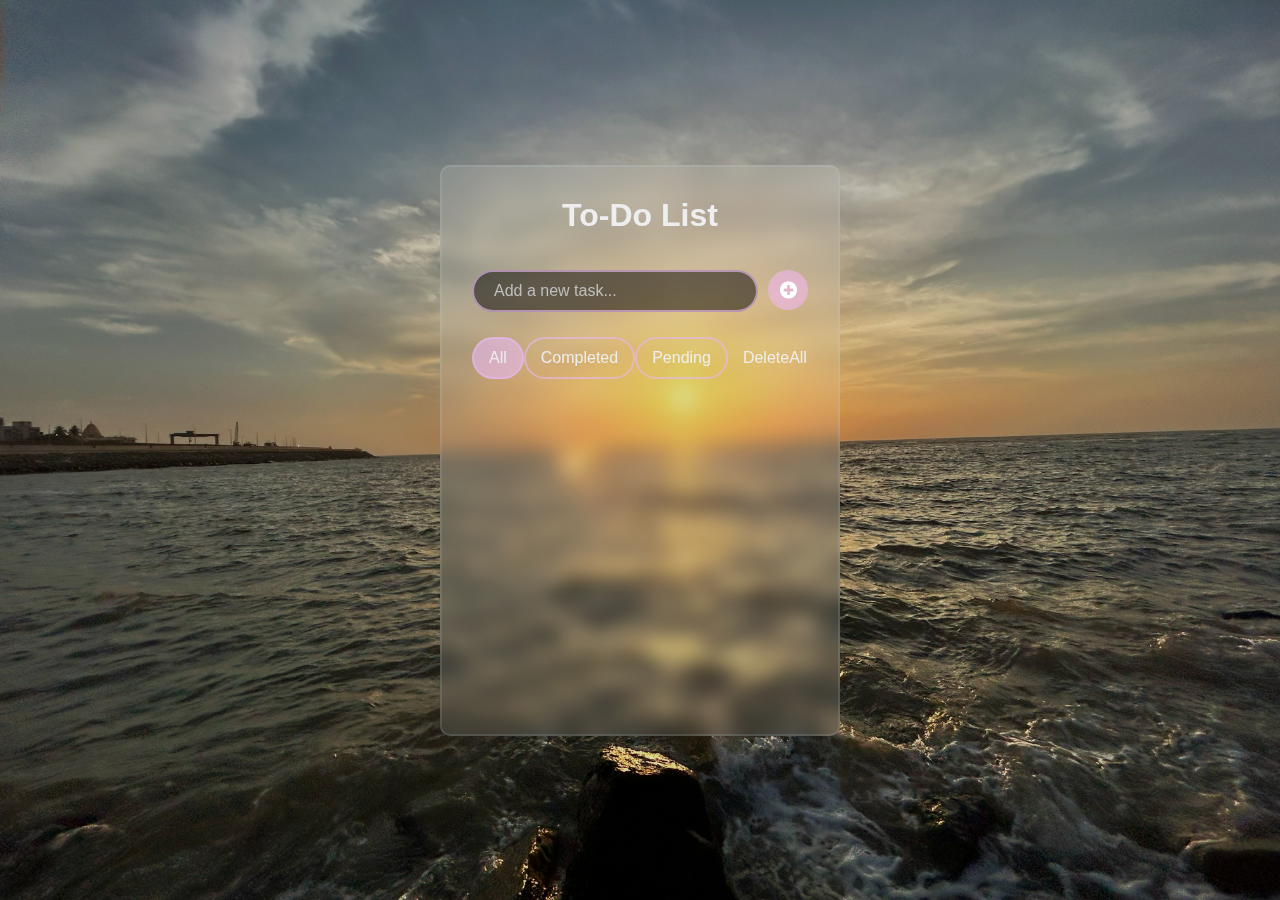
<file: Day-3/index.html>
<!DOCTYPE html>
<html>

<head>
    <meta charset='utf-8'>
    <meta http-equiv='X-UA-Compatible' content='IE=edge'>
    <title>To-Do List</title>
    <meta name='viewport' content='width=device-width, initial-scale=1'>
    <link rel='stylesheet' href='https://maxcdn.bootstrapcdn.com/font-awesome/4.5.0/css/font-awesome.min.css'>
    <link rel="stylesheet" type="text/css" media="screen" href="main.css">
</head>

<body>
    <div class="container">
        <h1>To-Do List</h1>
        <div class="input-container">
            <input class="input-item" placeholder="Add a new task...">
            <button class="add-button">
                <i class="fa fa-plus-circle"></i>
            </button>
        </div>
        <div class="filters">
            <div class="filter active" data-filter="all">All</div>
            <div class="filter" data-filter="completed">Completed</div>
            <div class="filter" data-filter="pending">Pending</div>
            <div class="delete-all">DeleteAll</div>
        </div>
        <div class="todo-container">
            <ul class="todo-list"></ul>
        </div>
    </div>
    <script src="main.js"></script>
</body>

</html>
</file>
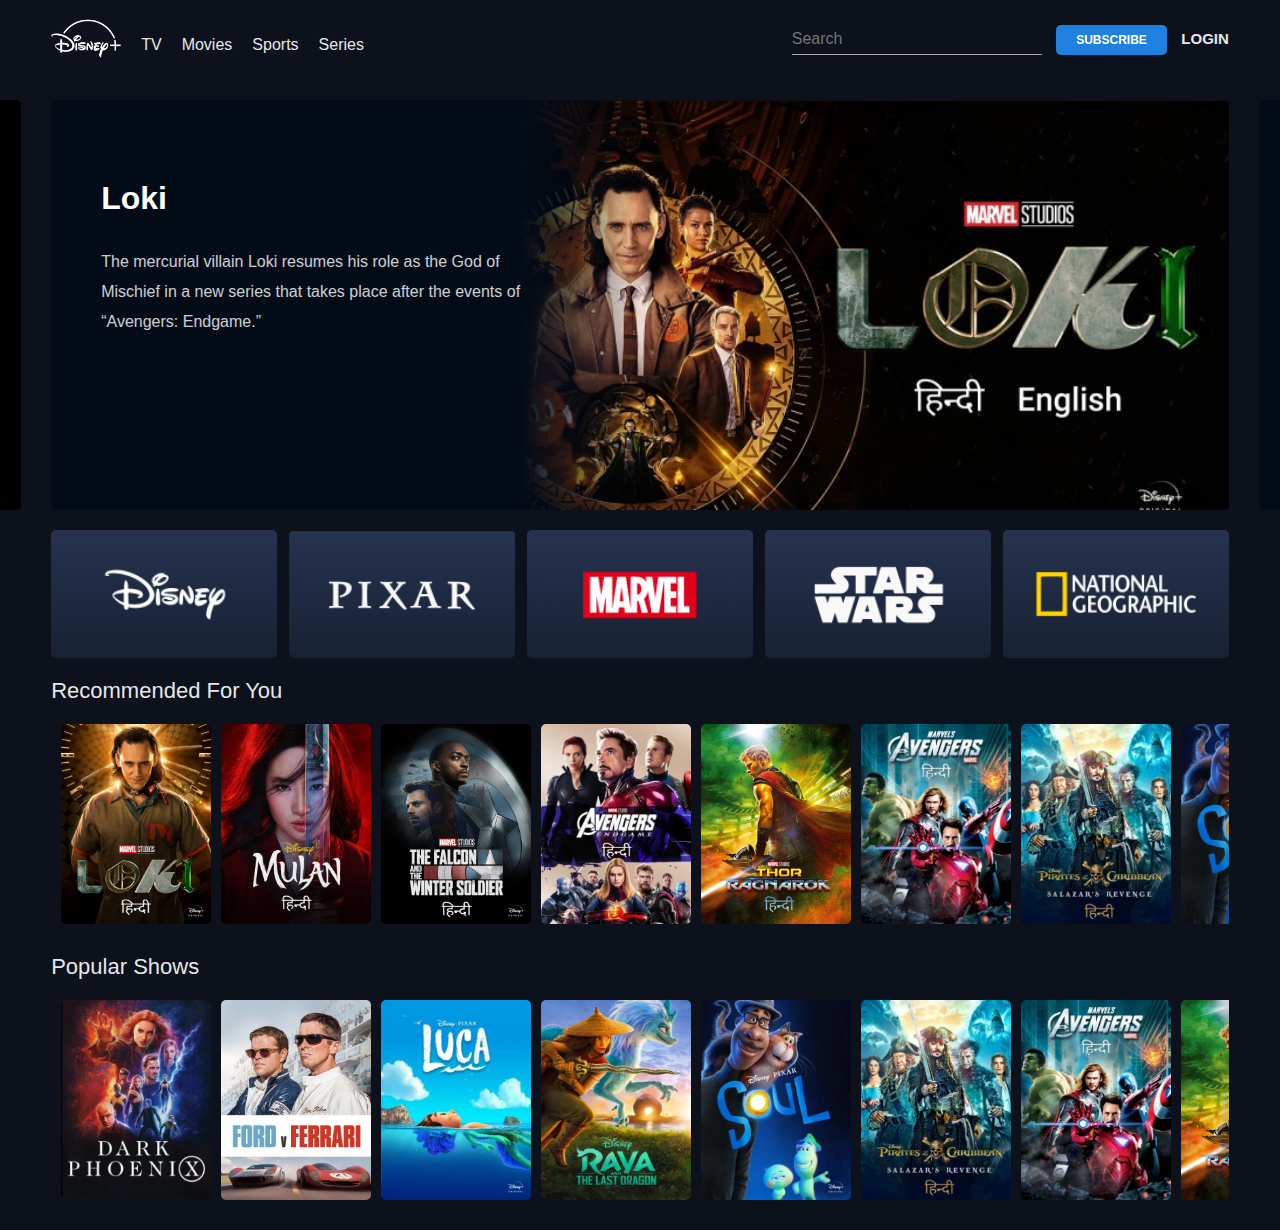
<file: Day-4/index.html>
<!DOCTYPE html>
<html lang="en">
  <head>
    <meta charset="UTF-8" />
    <meta http-equiv="X-UA-Compatible" content="IE=edge" />
    <meta name="viewport" content="width=device-width, initial-scale=1.0" />
    <title>Disney+ Clone</title>
    <link rel="stylesheet" href="main.css" />
    <script src="https://ajax.googleapis.com/ajax/libs/jquery/3.6.0/jquery.min.js"></script>
  </head>
  <body>
    <nav class="navbar">
      <img src="images/logo.png" class="brand-logo" alt="" />
      <ul class="nav-links">
        <li class="nav-items"><a href="#">TV</a></li>
        <li class="nav-items"><a href="#">movies</a></li>
        <li class="nav-items"><a href="#">sports</a></li>
        <li class="nav-items"><a href="#">series</a></li>
      </ul>

      <div class="right-container">
        <input type="text" class="search-box" placeholder="search" />
        <button class="sub-btn">subscribe</button>
        <a href="#" class="login-link">login</a>
      </div>
    </nav>

    <div class="carousel-container">
      <div class="carousel">
        <!-- <div class="slider">
          <div class="slide-content">
            <h1 class="movie-title">loki</h1>
            <p class="movie-des">
              Lorem ipsum dolor sit,amet consectetur adipisicing elit.Suscipit
              saepe eius ratione nostrum mollitia explicabo quae nam
              pariatur.Sint,odit?
            </p>
          </div>
          <img src="images/slider 1.png" alt="" />
        </div> -->
      </div>
    </div>
    <div class="video-card-container">
      <div class="video-card">
        <img src="images/disney.png" class="video-card-image" alt="" />
        <video src="videos/disney.mp4" muted loop class="card-video"></video>
      </div>
      <div class="video-card">
        <img src="images/pixar.png" class="video-card-image" alt="" />
        <video src="videos/pixar.mp4" muted loop class="card-video"></video>
      </div>
      <div class="video-card">
        <img src="images/marvel.png" class="video-card-image" alt="" />
        <video src="videos/marvel.mp4" muted loop class="card-video"></video>
      </div>
      <div class="video-card">
        <img src="images/star-wars.png" class="video-card-image" alt="" />
        <video src="videos/star-war.mp4" muted loop class="card-video"></video>
      </div>
      <div class="video-card">
        <img src="images/geographic.png" class="video-card-image" alt="" />
        <video
          src="videos/geographic.mp4"
          muted
          loop
          class="card-video"
        ></video>
      </div>
    </div>
    <h1 class="title">Recommended For You</h1>
    <div class="movies-list">
      <button class="pre-btn" title="btn">
        <img src="images/pre.png" alt="" />
      </button>
      <button class="nxt-btn" title="btn">
        <img src="images/nxt.png" alt="" />
      </button>
      <div class="card-container">
        <div class="card">
          <img src="images/poster 1.png" class="card-img" alt="" />
          <div class="card-body">
            <h2 class="name">Loki</h2>
            <h6 class="des">Lorem ipsum dolor sit amet.</h6>
            <button class="watchlist-btn">add to watchlist</button>
          </div>
        </div>
        <div class="card">
          <img src="images/poster 2.png" class="card-img" alt="" />
          <div class="card-body">
            <h2 class="name">Mulan</h2>
            <h6 class="des">Lorem ipsum dolor sit amet.</h6>
            <button class="watchlist-btn">add to watchlist</button>
          </div>
        </div>
        <div class="card">
          <img src="images/poster 3.png" class="card-img" alt="" />
          <div class="card-body">
            <h2 class="name">The Falcon And The Winter Soldier</h2>
            <h6 class="des">Lorem ipsum dolor sit amet.</h6>
            <button class="watchlist-btn">add to watchlist</button>
          </div>
        </div>
        <div class="card">
          <img src="images/poster 4.png" class="card-img" alt="" />
          <div class="card-body">
            <h2 class="name">Avengers:Endgame</h2>
            <h6 class="des">Lorem ipsum dolor sit amet.</h6>
            <button class="watchlist-btn">add to watchlist</button>
          </div>
        </div>
        <div class="card">
          <img src="images/poster 5.png" class="card-img" alt="" />
          <div class="card-body">
            <h2 class="name">Thor Ragnarok</h2>
            <h6 class="des">Lorem ipsum dolor sit amet.</h6>
            <button class="watchlist-btn">add to watchlist</button>
          </div>
        </div>
        <div class="card">
          <img src="images/poster 6.png" class="card-img" alt="" />
          <div class="card-body">
            <h2 class="name">Avengers</h2>
            <h6 class="des">Lorem ipsum dolor sit amet.</h6>
            <button class="watchlist-btn">add to watchlist</button>
          </div>
        </div>
        <div class="card">
          <img src="images/poster 7.png" class="card-img" alt="" />
          <div class="card-body">
            <h2 class="name">Pirates Of The Carribean:Salazar's Revenge</h2>
            <h6 class="des">Lorem ipsum dolor sit amet.</h6>
            <button class="watchlist-btn">add to watchlist</button>
          </div>
        </div>
        <div class="card">
          <img src="images/poster 8.png" class="card-img" alt="" />
          <div class="card-body">
            <h2 class="name">Soul</h2>
            <h6 class="des">Lorem ipsum dolor sit amet.</h6>
            <button class="watchlist-btn">add to watchlist</button>
          </div>
        </div>
        <div class="card">
          <img src="images/poster 9.png" class="card-img" alt="" />
          <div class="card-body">
            <h2 class="name">Raya And The Last Dragon</h2>
            <h6 class="des">Lorem ipsum dolor sit amet.</h6>
            <button class="watchlist-btn">add to watchlist</button>
          </div>
        </div>
        <div class="card">
          <img src="images/poster 10.png" class="card-img" alt="" />
          <div class="card-body">
            <h2 class="name">Luca</h2>
            <h6 class="des">Lorem ipsum dolor sit amet.</h6>
            <button class="watchlist-btn">add to watchlist</button>
          </div>
        </div>
        <div class="card">
          <img src="images/poster 11.png" class="card-img" alt="" />
          <div class="card-body">
            <h2 class="name">Ford Vs Farrari</h2>
            <h6 class="des">Lorem ipsum dolor sit amet.</h6>
            <button class="watchlist-btn">add to watchlist</button>
          </div>
        </div>
        <div class="card">
          <img src="images/poster 12.png" class="card-img" alt="" />
          <div class="card-body">
            <h2 class="name">X-man: Dark Pheonix</h2>
            <h6 class="des">Lorem ipsum dolor sit amet.</h6>
            <button class="watchlist-btn">add to watchlist</button>
          </div>
        </div>
      </div>
    </div>
    <h1 class="title">Popular Shows</h1>
    <div class="movies-list">
      <button class="pre-btn" title="btn">
        <img src="images/pre.png" alt="" />
      </button>
      <button class="nxt-btn" title="btn">
        <img src="images/nxt.png" alt="" />
      </button>
      <div class="card-container">
        <div class="card">
          <img src="images/poster 12.png" class="card-img" alt="" />
          <div class="card-body">
            <h2 class="name">X-man: Dark Pheonix</h2>
            <h6 class="des">Lorem ipsum dolor sit amet consectetur.</h6>
            <button class="watchlist-btn">add to watchlist</button>
          </div>
        </div>
        <div class="card">
          <img src="images/poster 11.png" class="card-img" alt="" />
          <div class="card-body">
            <h2 class="name">Ford Vs Farrari</h2>
            <h6 class="des">Lorem ipsum dolor sit amet consectetur.</h6>
            <button class="watchlist-btn">add to watchlist</button>
          </div>
        </div>
        <div class="card">
          <img src="images/poster 10.png" class="card-img" alt="" />
          <div class="card-body">
            <h2 class="name">Luca</h2>
            <h6 class="des">Lorem ipsum dolor sit amet consectetur.</h6>
            <button class="watchlist-btn">add to watchlist</button>
          </div>
        </div>
        <div class="card">
          <img src="images/poster 9.png" class="card-img" alt="" />
          <div class="card-body">
            <h2 class="name">Raya And The Last Dragon</h2>
            <h6 class="des">Lorem ipsum dolor sit amet consectetur.</h6>
            <button class="watchlist-btn">add to watchlist</button>
          </div>
        </div>
        <div class="card">
          <img src="images/poster 8.png" class="card-img" alt="" />
          <div class="card-body">
            <h2 class="name">Soul</h2>
            <h6 class="des">Lorem ipsum dolor sit amet consectetur.</h6>
            <button class="watchlist-btn">add to watchlist</button>
          </div>
        </div>
        <div class="card">
          <img src="images/poster 7.png" class="card-img" alt="" />
          <div class="card-body">
            <h2 class="name">Pirates Of The Carribean:Salazar's Revenge</h2>
            <h6 class="des">Lorem ipsum dolor sit amet consectetur.</h6>
            <button class="watchlist-btn">add to watchlist</button>
          </div>
        </div>
        <div class="card">
          <img src="images/poster 6.png" class="card-img" alt="" />
          <div class="card-body">
            <h2 class="name">Avengers</h2>
            <h6 class="des">Lorem ipsum dolor sit amet consectetur.</h6>
            <button class="watchlist-btn">add to watchlist</button>
          </div>
        </div>
        <div class="card">
          <img src="images/poster 5.png" class="card-img" alt="" />
          <div class="card-body">
            <h2 class="name">Thor Ragnarok</h2>
            <h6 class="des">Lorem ipsum dolor sit amet consectetur.</h6>
            <button class="watchlist-btn">add to watchlist</button>
          </div>
        </div>
        <div class="card">
          <img src="images/poster 4.png" class="card-img" alt="" />
          <div class="card-body">
            <h2 class="name">Avengers:Endgame</h2>
            <h6 class="des">Lorem ipsum dolor sit amet consectetur.</h6>
            <button class="watchlist-btn">add to watchlist</button>
          </div>
        </div>
        <div class="card">
          <img src="images/poster 3.png" class="card-img" alt="" />
          <div class="card-body">
            <h2 class="name">The Falcon And The Winter Soldier</h2>
            <h6 class="des">Lorem ipsum dolor sit amet consectetur.</h6>
            <button class="watchlist-btn">add to watchlist</button>
          </div>
        </div>
        <div class="card">
          <img src="images/poster 2.png" class="card-img" alt="" />
          <div class="card-body">
            <h2 class="name">Mulan</h2>
            <h6 class="des">Lorem ipsum dolor sit amet consectetur.</h6>
            <button class="watchlist-btn">add to watchlist</button>
          </div>
        </div>
        <div class="card">
          <img src="images/poster 1.png" class="card-img" alt="" />
          <div class="card-body">
            <h2 class="name">Loki</h2>
            <h6 class="des">Lorem ipsum dolor sit amet consectetur.</h6>
            <button class="watchlist-btn">add to watchlist</button>
          </div>
        </div>
      </div>
    </div>
    <script src="main.js" async></script>
  </body>
</html>
</file>
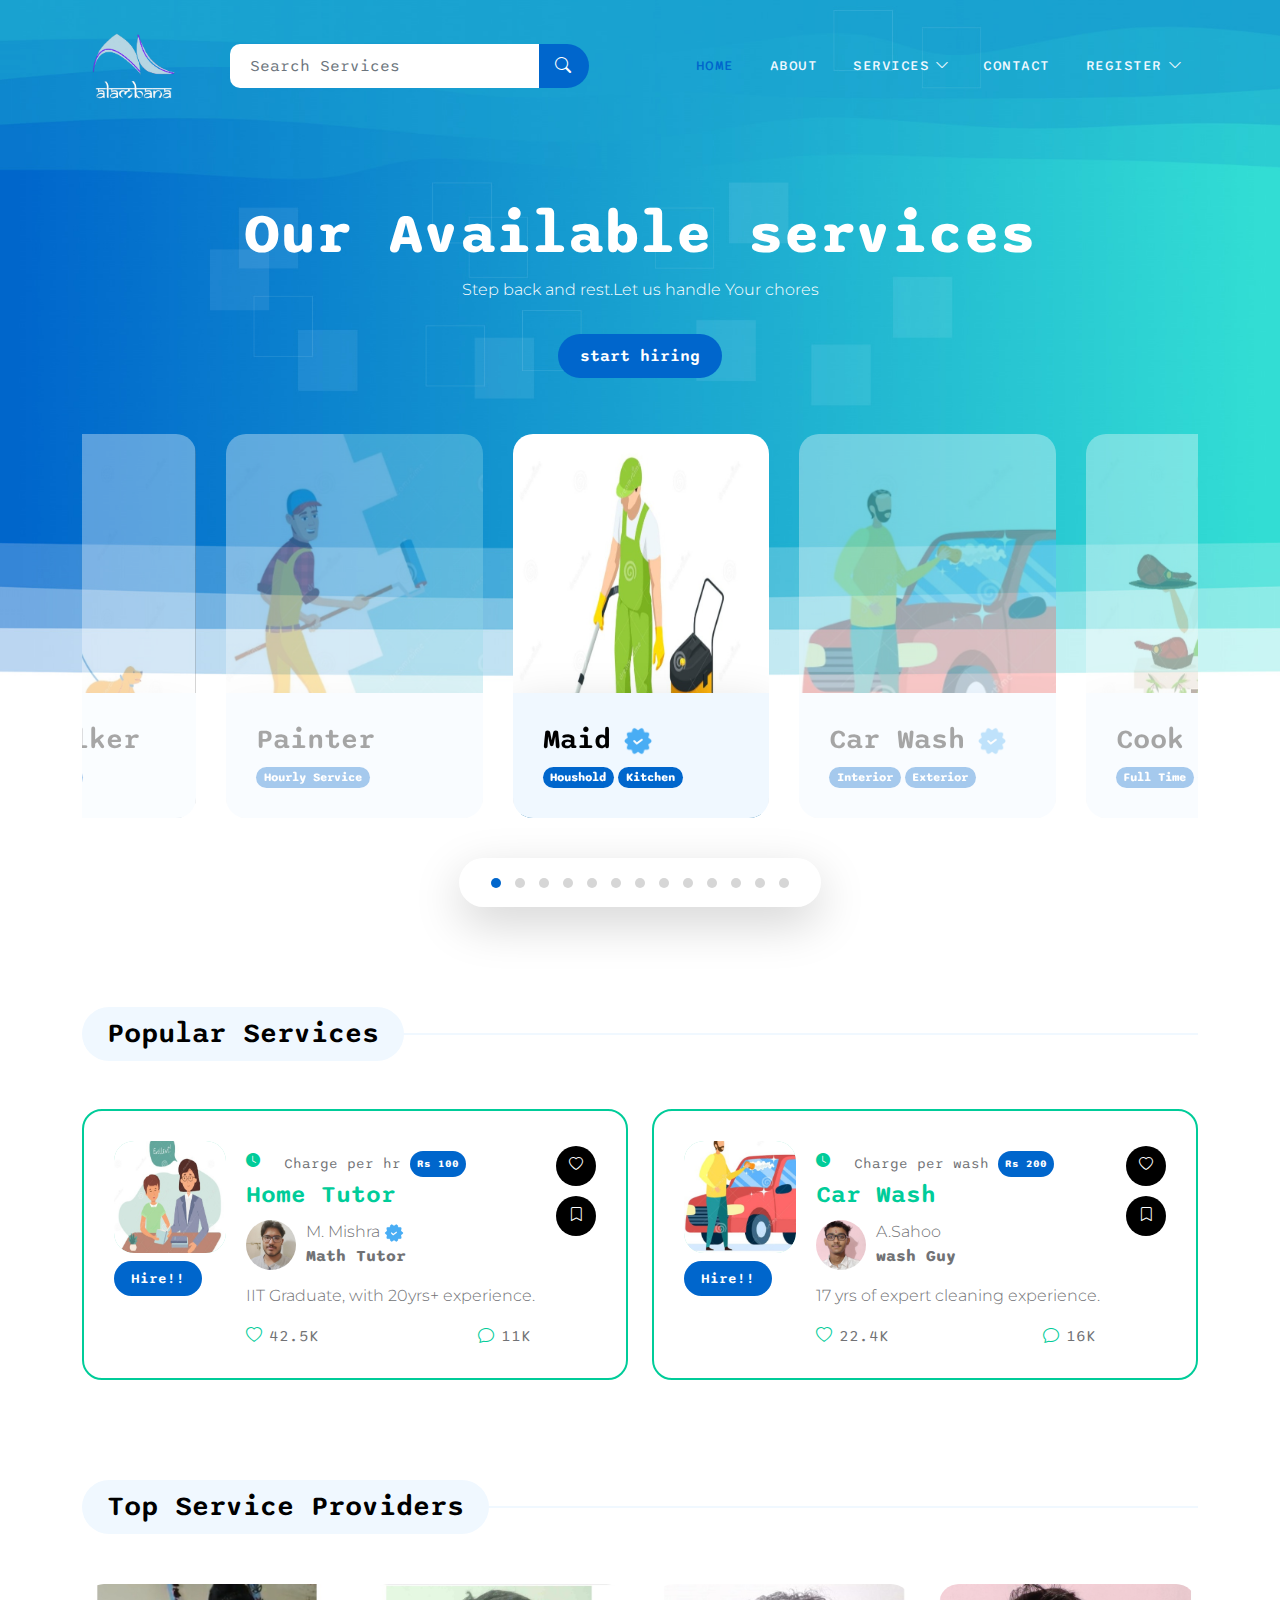
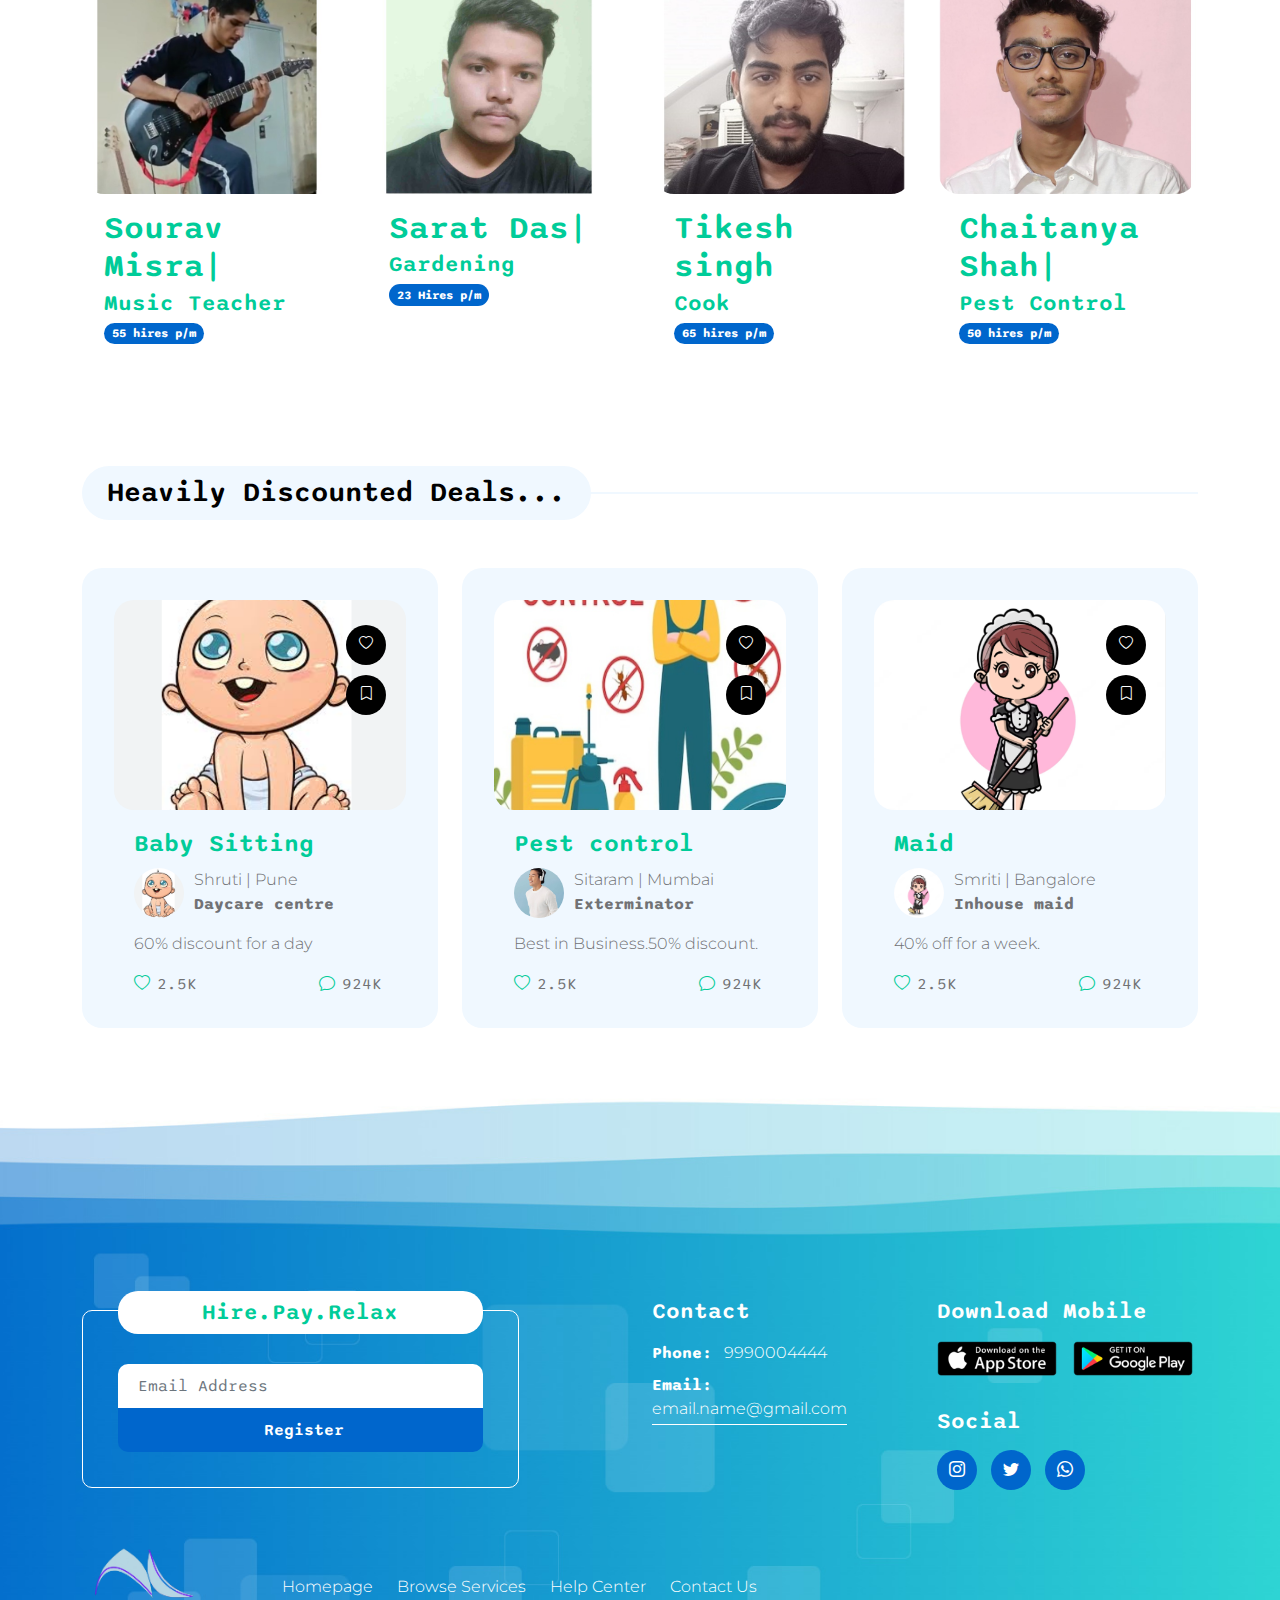
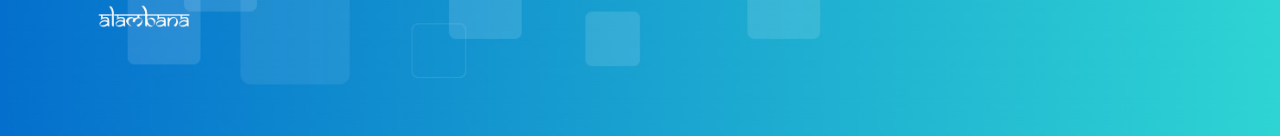
<file: day-2/alambana_Landing page.html>
<!doctype html>
<html lang="en">

<head>
    <meta charset="utf-8">
    <meta name="viewport" content="width=device-width, initial-scale=1">

    <meta name="description" content="">
    <meta name="author" content="">

    <title>Alambana</title>

    <!-- CSS FILES -->
    <link rel="preconnect" href="https://fonts.googleapis.com">

    <link rel="preconnect" href="https://fonts.gstatic.com" crossorigin>

    <link
        href="https://fonts.googleapis.com/css2?family=Montserrat:wght@300;400&family=Sono:wght@200;300;400;500;700&display=swap"
        rel="stylesheet">

    <link rel="stylesheet" href="css/bootstrap.min.css">

    <link rel="stylesheet" href="css/bootstrap-icons.css">

    <link rel="stylesheet" href="css/owl.carousel.min.css">

    <link rel="stylesheet" href="css/owl.theme.default.min.css">

 <link href="css/templatemo-pod-talk.css" rel="stylesheet">
     
    

<!-- 

TemplateMo 584 Pod Talk

https://templatemo.com/tm-584-pod-talk

-->
</head>

<body>

    <main>

        <nav class="navbar navbar-expand-lg">
            <div class="container">
                <a class="navbar-brand me-lg-5 me-0" href="index.html">
                    <img src="images/final.png" class="logo-image img-fluid" alt="templatemo pod talk">
                </a>

                <form action="#" method="get" class="custom-form search-form flex-fill me-3" role="search">
                    <div class="input-group input-group-lg">
                        <input name="search" type="search" class="form-control" id="search" placeholder="Search Services"
                            aria-label="Search">

                        <button type="submit" class="form-control" id="submit">
                            <i class="bi-search"></i>
                        </button>
                    </div>
                </form>

                <button class="navbar-toggler" type="button" data-bs-toggle="collapse" data-bs-target="#navbarNav"
                    aria-controls="navbarNav" aria-expanded="false" aria-label="Toggle navigation">
                    <span class="navbar-toggler-icon"></span>
                </button>

                <div class="collapse navbar-collapse" id="navbarNav">
                    <ul class="navbar-nav ms-lg-auto">
                        <li class="nav-item">
                            <a class="nav-link active" href="index.html">Home</a>
                        </li>

                        <li class="nav-item">
                            <a class="nav-link" href="about.html">About</a>
                        </li>

                        <li class="nav-item dropdown">
                            <a class="nav-link dropdown-toggle" href="#" id="navbarLightDropdownMenuLink" role="button"
                                data-bs-toggle="dropdown" aria-expanded="false">Services</a>

                            <ul class="dropdown-menu dropdown-menu-light" aria-labelledby="navbarLightDropdownMenuLink">
                                <li><a class="dropdown-item" href="Home tutor.html">HOME TUTOR</a></li>

                                <li><a class="dropdown-item" href="Home tutor.html">CAR WASH</a></li>

                                <li><a class="dropdown-item" href="Home tutor.html">DOG WALKER</a></li>

                                <li><a class="dropdown-item" href="Home tutor.html">PLUMBER</a></li>

                                <li><a class="dropdown-item" href="Home tutor.html">MAISONRY</a></li>

                                <li><a class="dropdown-item" href="Home tutor.html">MUSIC TEACHER</a></li>

                                <li><a class="dropdown-item" href="Home tutor.html">BABY SITTING </a></li>

                                <li><a class="dropdown-item" href="Home tutor.html">GARDENING</a></li>

                                <li><a class="dropdown-item" href="Home tutor.html">PEST CONROL</a></li>

                                <li><a class="dropdown-item" href="Home tutor.html">YOGA TRAINER</a></li>
                            </ul>
                        </li>

                        <li class="nav-item">
                            <a class="nav-link" href="contact.html">Contact</a>
                        </li>


                        <li class="nav-item dropdown">
                            <a class="nav-link dropdown-toggle" href="#" id="navbarLightDropdownMenuLink" role="button"
                                data-bs-toggle="dropdown" aria-expanded="false">Register</a>

                            <ul class="dropdown-menu dropdown-menu-light" aria-labelledby="navbarLightDropdownMenuLink">
                                <li><a class="dropdown-item" href="employee register.html">AS EMPLOYEE</a></li>

                                <li><a class="dropdown-item" href="customer.html">AS CUSTOMER</a></li>

                               
                        </li>

                    </ul>

                    
                </div>
            </div>
        </nav>


        <section class="hero-section">
            <div class="container">
                <div class="row">

                    <div class="col-lg-12 col-12">
                        <div class="text-center mb-5 pb-2">
                            <h1 class="text-white">Our Available services</h1>

                            <p class="text-white">Step back and rest.Let us handle Your chores</p>

                            <a href="#section_2" class="btn custom-btn smoothscroll mt-3">start hiring</a>
                        </div>

                        <div class="owl-carousel owl-theme">
                            <div class="owl-carousel-info-wrap item">
                                <img src="images/profile/house help (1).jpeg"
                                    class="owl-carousel-image img-fluid" alt="">

                                <div class="owl-carousel-info">
                                    <h4 class="mb-2">
                                        Maid
                                        <img src="images/verified.png" class="owl-carousel-verified-image img-fluid"
                                            alt="">
                                    </h4>

                                    <span class="badge">Houshold</span>

                                    <span class="badge">Kitchen</span>
                                </div>

                                <div class="social-share">
                                    <ul class="social-icon">
                                        <li class="social-icon-item">
                                            <a href="#" class="social-icon-link bi-twitter"></a>
                                        </li>

                                        <li class="social-icon-item">
                                            <a href="#" class="social-icon-link bi-facebook"></a>
                                        </li>
                                    </ul>
                                </div>
                            </div>

                            <div class="owl-carousel-info-wrap item">
                                <img src="images/profile/carwash (1).jpeg"
                                    class="owl-carousel-image img-fluid" alt="">

                                <div class="owl-carousel-info">
                                    <h4 class="mb-2">
                                        Car Wash
                                        <img src="images/verified.png" class="owl-carousel-verified-image img-fluid"
                                            alt="">
                                    </h4>

                                    <span class="badge">Interior</span>

                                    <span class="badge">Exterior</span>
                                </div>

                                <div class="social-share">
                                    <ul class="social-icon">
                                        <li class="social-icon-item">
                                            <a href="#" class="social-icon-link bi-facebook"></a>
                                        </li>

                                        <li class="social-icon-item">
                                            <a href="#" class="social-icon-link bi-pinterest"></a>
                                        </li>
                                    </ul>
                                </div>
                            </div>

                            <div class="owl-carousel-info-wrap item">
                                <img src="images/profile/cook (1).jpeg"
                                    class="owl-carousel-image img-fluid" alt="">

                                <div class="owl-carousel-info">
                                    <h4 class="mb-2">Cook</h4>

                                    <span class="badge">Full Time</span>

                                    <span class="badge">Part Time</span>
                                </div>

                                <div class="social-share">
                                    <ul class="social-icon">
                                       <li class="social-icon-item">
                                            <a href="#" class="social-icon-link bi-facebook"></a>
                                        </li>

                                        <li class="social-icon-item">
                                            <a href="#" class="social-icon-link bi-pinterest"></a>
                                        </li>
                                    </ul>
                                </div>
                            </div>

                            <div class="owl-carousel-info-wrap item">
                                <img src="images/profile/maisor (1).jpeg" class="owl-carousel-image img-fluid" alt="">

                                <div class="owl-carousel-info">
                                    <h4 class="mb-2">Maison</h4>

                                    <span class="badge">Hourly service </span>

                                    <span class="badge">Full Day service</span>
                                </div>

                                <div class="social-share">
                                    <ul class="social-icon">
                                        <li class="social-icon-item">
                                            <a href="#" class="social-icon-link bi-instagram"></a>
                                        </li>

                                        <li class="social-icon-item">
                                            <a href="#" class="social-icon-link bi-youtube"></a>
                                        </li>
                                    </ul>
                                </div>
                            </div>

                            <div class="owl-carousel-info-wrap item">
                                <img src="images/profile/home tutor2 (1).jpeg"
                                    class="owl-carousel-image img-fluid" alt="">

                                <div class="owl-carousel-info">
                                    <h4 class="mb-2">
                                        Home Tutor
                                        <img src="images/verified.png" class="owl-carousel-verified-image img-fluid"
                                            alt="">
                                    </h4>

                                    <span class="badge">Hourly Service</span>
                                    <span class="badge">Daily Service</span>
                                </div>

                                <div class="social-share">
                                    <ul class="social-icon">
                                        <li class="social-icon-item">
                                            <a href="#" class="social-icon-link bi-instagram"></a>
                                        </li>

                                        <li class="social-icon-item">
                                            <a href="#" class="social-icon-link bi-youtube"></a>
                                        </li>
                                    </ul>
                                </div>
                            </div>




                            <div class="owl-carousel-info-wrap item">
                                <img src="images/profile/plumber (1).jpeg"
                                    class="owl-carousel-image img-fluid" alt="">

                                <div class="owl-carousel-info">
                                    <h4 class="mb-2">
                                        Plumber
                                        <img src="images/verified.png" class="owl-carousel-verified-image img-fluid"
                                            alt="">
                                    </h4>

                                    <span class="badge">Hourly Service</span>
                                    
                                </div>

                                <div class="social-share">
                                    <ul class="social-icon">
                                        <li class="social-icon-item">
                                            <a href="#" class="social-icon-link bi-instagram"></a>
                                        </li>

                                        <li class="social-icon-item">
                                            <a href="#" class="social-icon-link bi-youtube"></a>
                                        </li>
                                    </ul>
                                </div>
                            </div>


                            <div class="owl-carousel-info-wrap item">
                                <img src="images/profile/yoga (1).jpeg"
                                    class="owl-carousel-image img-fluid" alt="">

                                <div class="owl-carousel-info">
                                    <h4 class="mb-2">
                                        Yoga Trainer
                                        <img src="images/verified.png" class="owl-carousel-verified-image img-fluid"
                                            alt="">
                                    </h4>

                                    <span class="badge">Personal</span>
                                    <span class="badge">Community</span>
                                </div>

                                <div class="social-share">
                                    <ul class="social-icon">
                                        <li class="social-icon-item">
                                            <a href="#" class="social-icon-link bi-instagram"></a>
                                        </li>

                                        <li class="social-icon-item">
                                            <a href="#" class="social-icon-link bi-youtube"></a>
                                        </li>
                                    </ul>
                                </div>
                            </div>




                            <div class="owl-carousel-info-wrap item">
                                <img src="images/profile/music teacher (1).jpeg"
                                    class="owl-carousel-image img-fluid" alt="">

                                <div class="owl-carousel-info">
                                    <h4 class="mb-2">Music Teacher</h4>

                                    <span class="badge">Classical</span>
                                    <span class="badge">Western</span>
                                </div>

                                <div class="social-share">
                                    <ul class="social-icon">
                                        <li class="social-icon-item">
                                            <a href="#" class="social-icon-link bi-linkedin"></a>
                                        </li>

                                        <li class="social-icon-item">
                                            <a href="#" class="social-icon-link bi-whatsapp"></a>
                                        </li>
                                    </ul>
                                </div>
                            </div>


                            <div class="owl-carousel-info-wrap item">
                                <img src="images/profile/massager (1).jpeg"
                                    class="owl-carousel-image img-fluid" alt="">

                                <div class="owl-carousel-info">
                                    <h4 class="mb-2">Masseuse</h4>

                                    <span class="badge">Full Body Massage</span>
                                    <span class="badge">Head Massage</span>
                                </div>

                                <div class="social-share">
                                    <ul class="social-icon">
                                        <li class="social-icon-item">
                                            <a href="#" class="social-icon-link bi-linkedin"></a>
                                        </li>

                                        <li class="social-icon-item">
                                            <a href="#" class="social-icon-link bi-whatsapp"></a>
                                        </li>
                                    </ul>
                                </div>
                            </div>


                            <div class="owl-carousel-info-wrap item">
                                <img src="images/profile/gardener (1).jpeg"
                                    class="owl-carousel-image img-fluid" alt="">

                                <div class="owl-carousel-info">
                                    <h4 class="mb-2">Gardener</h4>

                                    <span class="badge">Horticulture</span>
                                    <span class="badge">Lawn maintenance</span>
                                </div>

                                <div class="social-share">
                                    <ul class="social-icon">
                                        <li class="social-icon-item">
                                            <a href="#" class="social-icon-link bi-linkedin"></a>
                                        </li>

                                        <li class="social-icon-item">
                                            <a href="#" class="social-icon-link bi-whatsapp"></a>
                                        </li>
                                    </ul>
                                </div>
                            </div>



                            <div class="owl-carousel-info-wrap item">
                                <img src="images/profile/pest.jpeg"
                                    class="owl-carousel-image img-fluid" alt="">

                                <div class="owl-carousel-info">
                                    <h4 class="mb-2">Pest Control</h4>

                                    <span class="badge">Extermination</span>
                                    
                                </div>

                                <div class="social-share">
                                    <ul class="social-icon">
                                        <li class="social-icon-item">
                                            <a href="#" class="social-icon-link bi-linkedin"></a>
                                        </li>

                                        <li class="social-icon-item">
                                            <a href="#" class="social-icon-link bi-whatsapp"></a>
                                        </li>
                                    </ul>
                                </div>
                            </div>


                            <div class="owl-carousel-info-wrap item">
                                <img src="images/profile/dog walker (1).jpeg"
                                    class="owl-carousel-image img-fluid" alt="">

                                <div class="owl-carousel-info">
                                    <h4 class="mb-2">Dog Walker</h4>

                                    
                                    <span class="badge">Hourly Service</span>
                                </div>

                                <div class="social-share">
                                    <ul class="social-icon">
                                        <li class="social-icon-item">
                                            <a href="#" class="social-icon-link bi-linkedin"></a>
                                        </li>

                                        <li class="social-icon-item">
                                            <a href="#" class="social-icon-link bi-whatsapp"></a>
                                        </li>
                                    </ul>
                                </div>
                            </div>





                            <div class="owl-carousel-info-wrap item">
                                <img src="images/profile/paint job.jpeg"
                                    class="owl-carousel-image img-fluid" alt="">

                                <div class="owl-carousel-info">
                                    <h4 class="mb-2">Painter</h4>

                                    
                                    <span class="badge">Hourly Service</span>
                                </div>

                                <div class="social-share">
                                    <ul class="social-icon">
                                        <li class="social-icon-item">
                                            <a href="#" class="social-icon-link bi-linkedin"></a>
                                        </li>

                                        <li class="social-icon-item">
                                            <a href="#" class="social-icon-link bi-whatsapp"></a>
                                        </li>
                                    </ul>
                                </div>
                            </div>




                        </div>
                    </div>

                </div>
            </div>
        </section>


        <section class="latest-podcast-section section-padding pb-0" id="section_2">
            <div class="container">
                <div class="row justify-content-center">

                    <div class="col-lg-12 col-12">
                        <div class="section-title-wrap mb-5">
                            <h4 class="section-title">Popular Services</h4>
                        </div>
                    </div>

                    <div class="col-lg-6 col-12 mb-4 mb-lg-0">
                        <div class="custom-block d-flex">
                            <div class="">
                                <div class="custom-block-icon-wrap">
                                    <div class="section-overlay"></div>
                                    <a href="detail-page.html" class="custom-block-image-wrap">
                                        <img src="images/profile/home tutor2 (1).jpeg"
                                            class="custom-block-image img-fluid" alt="">

                                        
                                    </a>
                                </div>

                                <div class="mt-2">
                                    <a href="checkout.html" class="btn custom-btn">
                                        Hire!!
                                    </a>
                                </div>
                            </div>

                            <div class="custom-block-info">
                                <div class="custom-block-top d-flex mb-1">
                                    <small class="me-4">
                                        <i class="bi-clock-fill custom-icon"></i>
                                        
                                    </small>

                                    <small>Charge per hr <span class="badge"> Rs 100</span></small>
                                </div>

                                <h5 class="mb-2">
                                    <a href="detail-page.html">
                                        Home Tutor
                                    </a>
                                </h5>

                                <div class="profile-block d-flex">
                                    <img src="images/profile/M (1).jpeg"
                                        class="profile-block-image img-fluid" alt="">

                                    <p>
                                        M. Mishra
                                        <img src="images/verified.png" class="verified-image img-fluid" alt="">
                                        <strong>Math Tutor</strong>
                                    </p>
                                </div>

                                <p class="mb-0">IIT Graduate, with 20yrs+ experience.</p>

                                <div class="custom-block-bottom d-flex justify-content-between mt-3">
                                   

                                    <a href="#" class="bi-heart me-1">
                                        <span>42.5k</span>
                                    </a>

                                    <a href="#" class="bi-chat me-1">
                                        <span>11k</span>
                                    </a>

                                
                                </div>
                            </div>

                            <div class="d-flex flex-column ms-auto">
                                <a href="#" class="badge ms-auto">
                                    <i class="bi-heart"></i>
                                </a>

                                <a href="#" class="badge ms-auto">
                                    <i class="bi-bookmark"></i>
                                </a>
                            </div>
                        </div>
                    </div>

                    <div class="col-lg-6 col-12">
                        <div class="custom-block d-flex">
                            <div class="">
                                <div class="custom-block-icon-wrap">
                                    <div class="section-overlay"></div>
                                    <a href="detail-page.html" class="custom-block-image-wrap">
                                        <img src="images/profile/carwash (1).jpeg" class="custom-block-image img-fluid"
                                            alt="">

                                        
                                    </a>
                                </div>

                                <div class="mt-2">
                                    <a href="#" class="btn custom-btn">
                                        Hire!!
                                    </a>
                                </div>
                            </div>

                            <div class="custom-block-info">
                                <div class="custom-block-top d-flex mb-1">
                                    <small class="me-4">
                                        <i class="bi-clock-fill custom-icon"></i>
                                    </small>

                                    <small>Charge per wash <span class="badge"> Rs 200</span></small>
                                </div>

                                <h5 class="mb-2">
                                    <a href="detail-page.html">
                                        Car Wash
                                    </a>
                                </h5>

                                <div class="profile-block d-flex">
                                    <img src="images/profile/J.jpeg"
                                        class="profile-block-image img-fluid" alt="">

                                    <p>A.Sahoo
                                        <strong>wash Guy</strong>
                                    </p>
                                </div>

                                <p class="mb-0">17 yrs of expert cleaning experience.</p>

                                <div class="custom-block-bottom d-flex justify-content-between mt-3">
                                   
                                    <a href="#" class="bi-heart me-1">
                                        <span>22.4k</span>
                                    </a>

                                    <a href="#" class="bi-chat me-1">
                                        <span>16k</span>
                                    </a>

                                    
                                </div>
                            </div>

                            <div class="d-flex flex-column ms-auto">
                                <a href="#" class="badge ms-auto">
                                    <i class="bi-heart"></i>
                                </a>

                                <a href="#" class="badge ms-auto">
                                    <i class="bi-bookmark"></i>
                                </a>
                            </div>
                        </div>
                    </div>

                </div>
            </div>
        </section>


        <section class="topics-section section-padding pb-0" id="section_3">
            <div class="container">
                <div class="row">

                    <div class="col-lg-12 col-12">
                        <div class="section-title-wrap mb-5">
                            <h4 class="section-title">Top Service Providers</h4>
                        </div>
                    </div>

                    <div class="col-lg-3 col-md-6 col-12 mb-4 mb-lg-0">
                        <div class="custom-block custom-block-overlay">
                            <a href="detail-page.html" class="custom-block-image-wrap">
                                <img src="images/profile/sourav8.jpeg"
                                    class="custom-block-image img-fluid" alt="">
                            </a>

                            <div class="custom-block-info custom-block-overlay-info">
                                <h3 class="mb-1">
                                    <a href="listing-page.html">
                                        Sourav Misra|
                                    </a>
                                </h3>
                                <h6 class="mb-1">
                                    <a href="listing-page.html">
                                        Music Teacher
                                    </a>
                                </h6>

                                <p class="badge mb-0">55 hires p/m</p>
                            </div>
                        </div>
                    </div>

                    <div class="col-lg-3 col-md-6 col-12 mb-4 mb-lg-0">
                        <div class="custom-block custom-block-overlay">
                            <a href="detail-page.html" class="custom-block-image-wrap">
                                <img src="images/profile/Sa.jpeg"
                                    class="custom-block-image img-fluid" alt="">
                            </a>

                            <div class="custom-block-info custom-block-overlay-info">
                                <h3 class="mb-1">
                                    <a href="listing-page.html">
                                        Sarat Das|
                                    </a>
                                </h3>
                                <h6 class="mb-1">
                                    <a href="listing-page.html">
                                        Gardening
                                    </a>
                                </h6>

                                <p class="badge mb-0">23 Hires p/m</p>
                            </div>
                        </div>
                    </div>

                    <div class="col-lg-3 col-md-6 col-12 mb-4 mb-lg-0">
                        <div class="custom-block custom-block-overlay">
                            <a href="detail-page.html" class="custom-block-image-wrap">
                                <img src="images/profile/T.jpeg"
                                    class="custom-block-image img-fluid" alt="">
                            </a>

                            <div class="custom-block-info custom-block-overlay-info">
                                <h3 class="mb-1">
                                    <a href="listing-page.html">
                                        Tikesh singh
                                    </a>
                                </h3>
                                <h6 class="mb-1">
                                    <a href="listing-page.html">
                                        Cook
                                    </a>
                                </h6>

                                <p class="badge mb-0">65 hires p/m</p>
                            </div>
                        </div>
                    </div>

                    <div class="col-lg-3 col-md-6 col-12 mb-4 mb-lg-0">
                        <div class="custom-block custom-block-overlay">
                            <a href="detail-page.html" class="custom-block-image-wrap">
                                <img src="images/profile/J.jpeg"
                                    class="custom-block-image img-fluid" alt="">
                            </a>

                            <div class="custom-block-info custom-block-overlay-info">
                                <h3 class="mb-1">
                                    <a href="listing-page.html">
                                        Chaitanya Shah|
                                    </a>
                                </h3>
                                <h6 class="mb-1">
                                    <a href="listing-page.html">
                                        Pest Control
                                    </a>
                                </h6>

                                <p class="badge mb-0">50 hires p/m</p>
                            </div>
                        </div>
                    </div>

                </div>
            </div>
        </section>


        <section class="trending-podcast-section section-padding">
            <div class="container">
                <div class="row">

                    <div class="col-lg-12 col-12">
                        <div class="section-title-wrap mb-5">
                            <h4 class="section-title">Heavily Discounted Deals...</h4>
                        </div>
                    </div>

                    <div class="col-lg-4 col-12 mb-4 mb-lg-0">
                        <div class="custom-block custom-block-full">
                            <div class="custom-block-image-wrap">
                                <a href="detail-page.html">
                                    <img src="images/profile/Screenshot_20230131_102104.png" class="custom-block-image img-fluid"
                                        alt="">
                                </a>
                            </div>

                            <div class="custom-block-info">
                                <h5 class="mb-2">
                                    <a href="detail-page.html">
                                        Baby Sitting
                                    </a>
                                </h5>

                                <div class="profile-block d-flex">
                                    <img src="images/profile/Screenshot_20230131_102104.png"
                                        class="profile-block-image img-fluid" alt="">

                                    <p>Shruti | Pune
                                        <strong>Daycare centre</strong>
                                    </p>
                                </div>

                                <p class="mb-0">60% discount for a day</p>

                                <div class="custom-block-bottom d-flex justify-content-between mt-3">
                                   
                                    <a href="#" class="bi-heart me-1">
                                        <span>2.5k</span>
                                    </a>

                                    <a href="#" class="bi-chat me-1">
                                        <span>924k</span>
                                    </a>
                                </div>
                            </div>

                            <div class="social-share d-flex flex-column ms-auto">
                                <a href="#" class="badge ms-auto">
                                    <i class="bi-heart"></i>
                                </a>

                                <a href="#" class="badge ms-auto">
                                    <i class="bi-bookmark"></i>
                                </a>
                            </div>
                        </div>
                    </div>

                    <div class="col-lg-4 col-12 mb-4 mb-lg-0">
                        <div class="custom-block custom-block-full">
                            <div class="custom-block-image-wrap">
                                <a href="detail-page.html">
                                    <img src="images/profile/pest.jpeg" class="custom-block-image img-fluid"
                                        alt="">
                                </a>
                            </div>

                            <div class="custom-block-info">
                                <h5 class="mb-2">
                                    <a href="detail-page.html">
                                        Pest control
                                    </a>
                                </h5>

                                <div class="profile-block d-flex">
                                    <img src="images/profile/handsome-asian-man-listening-music-through-headphones.jpg"
                                        class="profile-block-image img-fluid" alt="">

                                    <p>
                                        Sitaram | Mumbai
                                        
                                        <strong>Exterminator</strong>
                                    </p>
                                </div>

                                <p class="mb-0">Best in Business.50% discount.</p>

                                <div class="custom-block-bottom d-flex justify-content-between mt-3">
                                 

                                    <a href="#" class="bi-heart me-1">
                                        <span>2.5k</span>
                                    </a>

                                    <a href="#" class="bi-chat me-1">
                                        <span>924k</span>
                                    </a>
                                </div>
                            </div>

                            <div class="social-share d-flex flex-column ms-auto">
                                <a href="#" class="badge ms-auto">
                                    <i class="bi-heart"></i>
                                </a>

                                <a href="#" class="badge ms-auto">
                                    <i class="bi-bookmark"></i>
                                </a>
                            </div>
                        </div>
                    </div>

                    <div class="col-lg-4 col-12">
                        <div class="custom-block custom-block-full">
                            <div class="custom-block-image-wrap">
                                <a href="detail-page.html">
                                    <img src="images/profile/maid pro.png" class="custom-block-image img-fluid"
                                        alt="">
                                </a>
                            </div>

                            <div class="custom-block-info">
                                <h5 class="mb-2">
                                    <a href="detail-page.html">
                                        Maid
                                    </a>
                                </h5>

                                <div class="profile-block d-flex">
                                    <img src="images/profile/maid pro.png"
                                        class="profile-block-image img-fluid" alt="">

                                    <p>
                                        Smriti | Bangalore
                                       
                                        <strong>Inhouse maid</strong>
                                    </p>
                                </div>

                                <p class="mb-0">40% off for a week.</p>

                                <div class="custom-block-bottom d-flex justify-content-between mt-3">
                                    

                                    <a href="#" class="bi-heart me-1">
                                        <span>2.5k</span>
                                    </a>

                                    <a href="#" class="bi-chat me-1">
                                        <span>924k</span>
                                    </a>
                                </div>
                            </div>

                            <div class="social-share d-flex flex-column ms-auto">
                                <a href="#" class="badge ms-auto">
                                    <i class="bi-heart"></i>
                                </a>

                                <a href="#" class="badge ms-auto">
                                    <i class="bi-bookmark"></i>
                                </a>
                            </div>
                        </div>
                    </div>

                </div>
            </div>
        </section>
    </main>


    <footer class="site-footer">
        <div class="container">
            <div class="row">

                <div class="col-lg-6 col-12 mb-5 mb-lg-0">
                    <div class="subscribe-form-wrap">
                        <h6>Hire.Pay.Relax</h6>

                        <form class="custom-form subscribe-form" action="#" method="get" role="form">
                            <input type="email" name="subscribe-email" id="subscribe-email" pattern="[^ @]*@[^ @]*"
                                class="form-control" placeholder="Email Address" required="">

                            <div class="col-lg-12 col-12">
                                <button type="submit" class="form-control" id="submit">Register</button>
                            </div>
                        </form>
                    </div>
                </div>

                <div class="col-lg-3 col-md-6 col-12 mb-4 mb-md-0 mb-lg-0">
                    <h6 class="site-footer-title mb-3">Contact</h6>

                    <p class="mb-2"><strong class="d-inline me-2">Phone:</strong> 9990004444</p>

                    <p>
                        <strong class="d-inline me-2">Email:</strong>
                        <a href="#">email.name@gmail.com</a>
                    </p>
                </div>

                <div class="col-lg-3 col-md-6 col-12">
                    <h6 class="site-footer-title mb-3">Download Mobile</h6>

                    <div class="site-footer-thumb mb-4 pb-2">
                        <div class="d-flex flex-wrap">
                            <a href="#">
                                <img src="images/app-store.png" class="me-3 mb-2 mb-lg-0 img-fluid" alt="">
                            </a>

                            <a href="#">
                                <img src="images/play-store.png" class="img-fluid" alt="">
                            </a>
                        </div>
                    </div>

                    <h6 class="site-footer-title mb-3">Social</h6>

                    <ul class="social-icon">
                        <li class="social-icon-item">
                            <a href="#" class="social-icon-link bi-instagram"></a>
                        </li>

                        <li class="social-icon-item">
                            <a href="#" class="social-icon-link bi-twitter"></a>
                        </li>

                        <li class="social-icon-item">
                            <a href="#" class="social-icon-link bi-whatsapp"></a>
                        </li>
                    </ul>
                </div>

            </div>
        </div>

        <div class="container pt-5">
            <div class="row align-items-center">

                <div class="col-lg-2 col-md-3 col-12">
                    <a class="navbar-brand" href="index.html">
                        <img src="images/final.png" class="logo-image img-fluid" alt="templatemo pod talk">
                    </a>
                </div>

                <div class="col-lg-7 col-md-9 col-12">
                    <ul class="site-footer-links">
                        <li class="site-footer-link-item">
                            <a href="#" class="site-footer-link">Homepage</a>
                        </li>

                        <li class="site-footer-link-item">
                            <a href="#" class="site-footer-link">Browse Services</a>
                        </li>

                        <li class="site-footer-link-item">
                            <a href="#" class="site-footer-link">Help Center</a>
                        </li>

                        <li class="site-footer-link-item">
                            <a href="contact.html" class="site-footer-link">Contact Us</a>
                        </li>
                    </ul>
                </div>

                


    <!-- JAVASCRIPT FILES -->
    <script src="js/jquery.min.js"></script>
    <script src="js/bootstrap.bundle.min.js"></script>
    <script src="js/owl.carousel.min.js"></script>
    <script src="js/custom.js"></script>

</body>

</html>
</file>
<file: Day-3/main.css>
@import url('https://fonts.googleapis.com/css2?family=WindSong:wght@400;500&family=Yesteryear&display=swap');

*,
*::after,
*::before {
    padding: 0;
    margin: 0;
    box-sizing: border-box;
}

body {
    font-family: 'Roboto', sans-serif;
    height: 100vh;
    display: flex;
    align-items: center;
    justify-content: center;
    background: url("img/walpaper.jpg") no-repeat;
    background-position: center;
    background-size: cover;
}

.container {
    width: 400px;
    padding: 30px;
    background: rgba(255, 255, 255, 0.1);
    backdrop-filter: blur(10px);
    border: 2px solid rgba(183, 218, 236, 0.14);
    border-radius: 10px;
}

h1 {
    color: #eee;
    text-align: center;
    margin-bottom: 36px;
}

.input-container {
    display: flex;
    justify-content: space-between;
    margin-bottom: 25px;
}

.input-item {
    flex: 1;
    outline: none;
    padding: 10px 20px;
    background-color: rgba(0, 0, 0, 0.5);
    border: 2px solid rgba(230, 183, 236, 0.63);
    border-radius: 30px;
    color: #eee;
    font-size: 16px;
    margin-right: 10px;
}

.input-item::placeholder {
    color: #bfbfbf;
}

.add-button {
    border: none;
    outline: none;
    background: rgba(239, 183, 236, 0.63);
    color: #fff;
    font-size: 20px;
    cursor: pointer;
    border-radius: 40px;
    width: 40px;
    height: 40px;
    display: flex;
    align-items: center;
    justify-content: center;
}

.todo {
    display: flex;
    align-items: center;
    justify-content: baseline;
    list-style: none;
    background-color: #463c7b;
    border-radius: 5px;
    margin: 10px 0;
    padding: 10px 12px;
    border: 2px solid rgba(230, 183, 236, 0.63);
    transition: all 0.2s ease;
}
.todo-item{
display: flex;
justify-content: flex-start;
background-color: #244e34;
border-radius: 5px;
margin: 10px 0;
padding: 10px 12px;
border: 2px solid #e6b7eca1;
transition: all 0.2s ease;
}

.todo:hover {
    background-color: rgba(230, 183, 236, 0.63);
}

.todo-item label {
    cursor: pointer;
   display: flex;
    align-items: center;
    color: #eee;
    width: auto;
}

.todo-item span {
    padding-left: 2px;
    position: relative;
    cursor: pointer;
  
}
.todo-item div{            
padding-left: 2px;
    position: relative;
    cursor: pointer;
}

.todo-item span::before {
    content: "";
    height: 20px;
    width: 20px;
    position: absolute;
    left: -20px;
    border-radius: 100px;
    border: 2px solid rgba(230, 183, 236, 0.63);
}

input[type='checkbox'] {
    visibility: hidden;
}

input:checked + span {
    text-decoration: line-through;
}

input:checked + span::before {
    background: url(./check.svg) 50% 50% no-repeat #09bb21;
    border-color: #09bb21;
}

.todo-item .delete-btn {
    background-color: transparent;
    border: none;
    cursor: pointer;
    color: #eee;
    font-size: 20px;
    padding-right: 10px;
}

.todo-container {
    height: 300px;
    overflow: auto;
}

.todo-container::-webkit-scrollbar-track {
    background: rgb(247, 247, 247);
    border-radius: 20px;
}

.todo-container::-webkit-scrollbar {
    width: 0;
}

.todo-container:hover::-webkit-scrollbar {
    width: 7px;
}

.todo-container::-webkit-scrollbar-thumb {
    background: #d5d5d5;
    border-radius: 20px;
}

.filters {
    display: flex;
    justify-content: space-between;
    margin-bottom: 25px;
}

.filter {
    color: #eee;
    padding: 10px 15px;
    border-radius: 100px;
    border: 2px solid rgba(230, 183, 236, 0.63);
    transition: all 0.2s ease;
    cursor: pointer;
}

.filter.active,
.filter:hover {
    background-color: rgba(230, 183, 236, 0.63);
}

.delete-all {
    display: flex;
    color: #eee;
    padding: 0 15px;
    cursor: pointer;
    transition: all 0.2s ease;
    align-items: center;
    justify-content: center;
}

.delete-all:hover {
    border-radius: 5px;
    background-color: rgba(162, 13, 13, 0.63);
}

.date-time {
    font-size: 12px;
    color: #ccc;
    margin-left: 10px;
    text-decoration-style: none;
}
</file>
<file: Day-4/main.css>
* {
  margin: 0;
  padding: 0;
  box-sizing: border-box;
}

body {
  width: 100%;
  background: #0c111b;
  position: relative;
  font-family: roboto, sans-serif;
}

.navbar {
  width: 100%;
  height: 80px;
  position: fixed;
  top: 0;
  left: 0;
  padding: 0 4%;
  background: #0c111b;
  z-index: 9;
  display: flex;
  align-items: center;
}

.brand-logo {
  height: 70px;
}

.nav-links {
  margin-top: 10px;
  display: flex;
  list-style: none;
}

.nav-items a {
  text-decoration: none;
  margin-left: 20px;
  text-transform: capitalize;
  color: #fff;
  opacity: 0.9;
}

.right-container {
  display: block;
  margin-left: auto;
}

.search-box {
  border: none;
  border-bottom: 1px solid #aaa;
  background: transparent;
  outline: none;
  height: 30px;
  color: #fff;
  width: 250px;
  text-transform: capitalize;
  font-size: 16px;
  font-weight: 500;
  transition: 0.5s;
}

.search-box:focus {
  width: 400px;
  border-color: #1f80e0;
}

.sub-btn {
  background: #1f80e0;
  height: 30px;
  padding: 0 20px;
  color: #fff;
  border-radius: 5px;
  border: none;
  outline: none;
  text-transform: uppercase;
  font-weight: 700;
  font-size: 12px;
  margin: 0 10px;
}

.login-link {
  color: #fff;
  opacity: 0.9;
  text-transform: uppercase;
  font-size: 15px;
  font-weight: 700;
  text-decoration: none;
}

.carousel-container {
  position: relative;
  width: 100%;
  height: 450px;
  padding: 20px 0;
  overflow-x: hidden;
  margin-top: 80px;
}

.carousel {
  display: flex;
  width: 92%;
  height: 100%;
  position: relative;
  margin: auto;
}

.slider {
  flex: 0 0 auto;
  margin-right: 30px;
  position: relative;
  background: rgba(0, 0, 0, 0.5);
  border-radius: 5px;
  width: 100%;
  height: 100%;
  left: 0;
  transition: 1s;
  overflow: hidden;
}

.slider img {
  width: 70%;
  min-height: 100%;
  object-fit: cover;
  display: block;
  margin-left: auto;
}

.slide-content {
  position: absolute;
  width: 50%;
  height: 100%;
  z-index: 2;
  background: linear-gradient(to right, #030b17 80%, #0c111b00);
  color: #fff;
}

.movie-title {
  padding-left: 50px;
  text-transform: capitalize;
  margin-top: 80px;
}

.movie-des {
  width: 80%;
  line-height: 30px;
  padding-left: 50px;
  margin-top: 30px;
  opacity: 0.8;
}

.video-card-container {
  position: relative;
  width: 92%;
  margin: auto;
  height: 10vw;
  display: flex;
  margin-bottom: 20px;
  justify-content: space-between;
}

.video-card {
  position: relative;
  min-width: calc(100% / 5 - 10px);
  width: calc(100% / 5 - 10px);
  height: 100%;
  border-radius: 5px;
  overflow: hidden;
  background: #030b17;
}

.video-card-image,
.card-video {
  width: 100%;
  height: 100%;
  object-fit: cover;
}

.card-video {
  position: absolute;
}

.video-card:hover .video-card-image {
  display: none;
}

.title {
  color: #fff;
  opacity: 0.9;
  padding-left: 4%;
  text-transform: capitalize;
  font-size: 22px;
  font-weight: 500;
}

.movies-list {
  width: 100%;
  height: 220px;
  position: relative;
  margin: 10px 0 20px;
}

.card-container {
  position: relative;
  width: 92%;
  padding-left: 10px;
  height: 220px;
  display: flex;
  margin: 0 auto;
  align-items: center;
  overflow-x: auto;
  overflow-y: visible;
  scroll-behavior: smooth;
}

.card-container::-webkit-scrollbar {
  display: none;
}

.card {
  position: relative;
  min-width: 150px;
  width: 150px;
  height: 200px;
  border-radius: 5px;
  overflow: hidden;
  margin-right: 10px;
  transition: 0.5s;
}

.card-img {
  width: 100%;
  height: 100%;
  object-fit: cover;
}

.card:hover {
  transform: scale(1.1);
}

.card:hover .card-body {
  opacity: 1;
}

.card-body {
  opacity: 0;
  width: 100%;
  height: 100%;
  position: absolute;
  top: 0;
  left: 0;
  z-index: 2;
  background: linear-gradient(to bottom, rgba(4, 8, 15, 0), #192133 90%);
  padding: 10px;
  transition: 0.5s;
}

.name {
  color: #fff;
  font-size: 15px;
  font-weight: 500;
  text-transform: capitalize;
  margin-top: 60%;
}

.des {
  color: #fff;
  opacity: 0.8;
  margin: 5px 0;
  font-weight: 500;
  font-size: 12px;
}

.watchlist-btn {
  position: relative;
  width: 100%;
  text-transform: capitalize;
  background: none;
  border: none;
  font-weight: 500;
  text-align: right;
  color: rgba(255, 255, 255, 0.5);
  margin: 5px 0;
  cursor: pointer;
  padding: 10px 5px;
  border-radius: 5px;
}

.watchlist-btn::before {
  content: "";
  position: absolute;
  top: 0;
  left: -5px;
  height: 35px;
  width: 35px;
  background-image: url(images/add.png);
  background-size: cover;
  transform: scale(0.4);
}

.watchlist-btn:hover {
  color: #fff;
  background: rgba(255, 255, 255, 0.1);
}

.pre-btn,
.nxt-btn {
  position: absolute;
  top: 0;
  width: 5%;
  height: 100%;
  z-index: 2;
  border: none;
  cursor: pointer;
  outline: none;
}

.pre-btn {
  left: 0;
  background: linear-gradient(to right, #0c111b 0%, #0c111b00);
}

.nxt-btn {
  right: 0;
  background: linear-gradient(to left, #0c111b 0%, #0c111b00);
}

.pre-btn img,
.nxt-btn img {
  width: 15px;
  height: 20px;
  opacity: 0;
}

.pre-btn:hover img,
.nxt-btn:hover img {
  opacity: 1;
}
</file>
<file: day-2/css/templatemo-pod-talk.css>
/*

TemplateMo 584 Pod Talk

https://templatemo.com/tm-584-pod-talk

*/



/*---------------------------------------
  CUSTOM PROPERTIES ( VARIABLES )             
-----------------------------------------*/
:root {
  --white-color:                  #ffffff;
  --primary-color:                #00CC99;
  --secondary-color:              #0066CC;
  --section-bg-color:             #f0f8ff;
  --custom-btn-bg-color:          #0066CC;
  --custom-btn-bg-hover-color:    #00CC99;
  --dark-color:                   #000000;
  --p-color:                      #717275;
  --border-color:                 #7fffd4;
  --link-hover-color:             #0066CC;

  --body-font-family:             'Montserrat', sans-serif;
  --title-font-family:            'Sono', sans-serif;

  --h1-font-size:                 58px;
  --h2-font-size:                 46px;
  --h3-font-size:                 32px;
  --h4-font-size:                 28px;
  --h5-font-size:                 24px;
  --h6-font-size:                 22px;
  --p-font-size:                  16px;
  --menu-font-size:               14px;

  --border-radius-large:          100px;
  --border-radius-medium:         20px;
  --border-radius-small:          10px;

  --font-weight-light:            300;
  --font-weight-normal:           400;
  --font-weight-medium:           500;
  --font-weight-semibold:         600;
  --font-weight-bold:             700;
}

body {
  background-color: var(--white-color);
  font-family: var(--body-font-family); 
}


/*---------------------------------------
  TYPOGRAPHY               
-----------------------------------------*/

h2,
h3,
h4,
h5,
h6 {
  color: var(--dark-color);
}

h1,
h2,
h3,
h4,
h5,
h6 {
  font-family: var(--title-font-family); 
  font-weight: var(--font-weight-semibold);
}

h1 {
  font-size: var(--h1-font-size);
  font-weight: var(--font-weight-bold);
}

h2 {
  font-size: var(--h2-font-size);
  font-weight: var(--font-weight-bold);
}

h3 {
  font-size: var(--h3-font-size);
}

h4 {
  font-size: var(--h4-font-size);
}

h5 {
  font-size: var(--h5-font-size);
}

h6 {
  font-size: var(--h6-font-size);
}

p {
  color: var(--p-color);
  font-size: var(--p-font-size);
  font-weight: var(--font-weight-light);
}

ul li {
  color: var(--p-color);
  font-size: var(--p-font-size);
  font-weight: var(--font-weight-light);
}

a, 
button {
  touch-action: manipulation;
  transition: all 0.3s;
}

a {
  display: inline-block;
  color: var(--primary-color);
  text-decoration: none;
}

a:hover {
  color: var(--link-hover-color);
}

b,
strong {
  font-weight: var(--font-weight-bold);
}

::selection {
  background-color: var(--primary-color);
  color: var(--white-color);
}


/*---------------------------------------
  SECTION               
-----------------------------------------*/
.section-title-wrap {
  position: relative;
}

.section-title-wrap::after {
  content: "";
  background: var(--section-bg-color);
  width: 100%;
  height: 2px;
  position: absolute;
  top: 50%;
  left: 50%;
  transform: translate(-50%, -50%);
  pointer-events: none;
}

.section-title {
  background: var(--section-bg-color);
  border-radius: var(--border-radius-large);
  display: inline-block;
  position: relative;
  z-index: 2;
  margin-bottom: 0;
  padding: 10px 25px;
}

.section-padding {
  padding-top: 100px;
  padding-bottom: 100px;
}

main {
  position: relative;
  z-index: 1;
}

.section-bg {
  background-color: var(--section-bg-color);
}

.section-overlay {
  background-color: var(--primary-color);
  position: absolute;
  top: 0;
  left: 0;
  pointer-events: none;
  width: 100%;
  height: 100%;
  opacity: 0.85;
}

.section-overlay + .container {
  position: relative;
}


/*---------------------------------------
  CUSTOM ICON COLOR               
-----------------------------------------*/
.custom-icon {
  color: var(--primary-color);
}


/*---------------------------------------
  CUSTOM BUTTON               
-----------------------------------------*/
.custom-btn {
  background: var(--custom-btn-bg-color);
  border: 2px solid transparent;
  border-radius: var(--border-radius-large);
  color: var(--white-color);
  font-family: var(--title-font-family);
  font-size: var(--p-font-size);
  font-weight: var(--font-weight-semibold);
  line-height: normal;
  transition: all 0.3s;
  padding: 10px 20px;
}

.custom-btn:hover {
  background: var(--custom-btn-bg-hover-color);
  color: var(--white-color);
}

.custom-border-btn {
  background: transparent;
  border: 2px solid var(--custom-btn-bg-color);
  color: var(--custom-btn-bg-color);
}

.custom-border-btn:hover {
  background: var(--custom-btn-bg-color);
  border-color: transparent;
  color: var(--primary-color);
}

.custom-btn-bg-white {
  border-color: var(--white-color);
  color: var(--white-color);
}


/*---------------------------------------
  SITE HEADER              
-----------------------------------------*/
.site-header {
  background-image: url('../images/templatemo-wave-header.jpg'), linear-gradient(#348CD2, #FFFFFF);;
  background-repeat: no-repeat;
  background-size: cover;
  background-position: center;
  min-height: 480px;
  position: relative;
}

.site-header h2 {
  color: var(--white-color);
}


/*---------------------------------------
  NAVIGATION              
-----------------------------------------*/
.navbar {
  background-color: transparent;
  position: absolute;
  top: 0;
  right: 0;
  left: 0;
  z-index: 9;
  padding-top: 20px;
  padding-bottom: 20px;
}

.navbar .navbar-brand,
.navbar .navbar-brand:hover {
  color: var(--white-color);
}

.navbar .logo-image {
  width: 100px;
}

.logo-image {
  width: 120px;
  height: auto;
}

.navbar-brand,
.navbar-brand:hover {
  font-size: var(--h3-font-size);
  font-weight: var(--font-weight-bold);
  display: inline-block;
}

.navbar-brand span {
  font-family: var(--title-font-family);
}

.navbar-nav .nav-link {
  display: inline-block;
  color: var(--section-bg-color);
  font-family: var(--title-font-family); 
  font-size: var(--menu-font-size);
  font-weight: var(--font-weight-medium);
  text-transform: uppercase;
  letter-spacing: 0.5px;
  position: relative;
  padding-top: 15px;
  padding-bottom: 15px;
}

.navbar-expand-lg .navbar-nav .nav-link {
  padding-right: 18px;
  padding-left: 18px;
}

.navbar-nav .nav-link.active, 
.navbar-nav .nav-link:hover {
  color: var(--secondary-color);
}

.navbar .dropdown-menu {
  background: var(--white-color);
  box-shadow: 0 1rem 3rem rgba(0,0,0,.175);
  border: 0;
  display: inherit;
  opacity: 0;
  min-width: 9rem;
  margin-top: 20px;
  padding: 13px 0 10px 0;
  transition: all 0.3s;
  pointer-events: none;
}

.navbar .dropdown-menu::before {
  content: "";
  width: 0;
  height: 0;
  border-left: 20px solid transparent;
  border-right: 20px solid transparent;
  border-bottom: 15px solid var(--white-color);
  position: absolute;
  top: -10px;
  left: 10px;
}

.navbar .dropdown-item {
  display: inline-block;
  color: var(--p-bg-color);
  font-family: var(--title-font-family); 
  font-size: var(--menu-font-size);
  font-weight: var(--font-weight-medium);
  text-transform: uppercase;
  letter-spacing: 0.5px;
  position: relative;
}

.navbar .dropdown-item.active, 
.navbar .dropdown-item:active,
.navbar .dropdown-item:focus, 
.navbar .dropdown-item:hover {
  background: transparent;
  color: var(--secondary-color);
}

.navbar .dropdown-toggle::after {
  content: "\f282";
  display: inline-block;
  font-family: bootstrap-icons !important;
  font-size: var(--menu-font-size);
  font-style: normal;
  font-weight: normal !important;
  font-variant: normal;
  text-transform: none;
  line-height: 1;
  vertical-align: -.125em;
  -webkit-font-smoothing: antialiased;
  -moz-osx-font-smoothing: grayscale;
  position: relative;
  left: 2px;
  border: 0;
}

@media screen and (min-width: 992px) {
  .navbar .dropdown:hover .dropdown-menu {
    opacity: 1;
    margin-top: 0;
    pointer-events: auto;
  }
}

.navbar .custom-border-btn {
  border-color: var(--white-color);
  color: var(--white-color);
}

.navbar .custom-border-btn:hover {
  background: var(--white-color);
  color: var(--secondary-color);
}

.navbar-toggler {
  border: 0;
  padding: 0;
  cursor: pointer;
  margin: 0;
  width: 30px;
  height: 35px;
  outline: none;
}

.navbar-toggler:focus {
  outline: none;
  box-shadow: none;
}

.navbar-toggler[aria-expanded="true"] .navbar-toggler-icon {
  background: transparent;
}

.navbar-toggler[aria-expanded="true"] .navbar-toggler-icon:before,
.navbar-toggler[aria-expanded="true"] .navbar-toggler-icon:after {
  transition: top 300ms 50ms ease, -webkit-transform 300ms 350ms ease;
  transition: top 300ms 50ms ease, transform 300ms 350ms ease;
  transition: top 300ms 50ms ease, transform 300ms 350ms ease, -webkit-transform 300ms 350ms ease;
  top: 0;
}

.navbar-toggler[aria-expanded="true"] .navbar-toggler-icon:before {
  transform: rotate(45deg);
}

.navbar-toggler[aria-expanded="true"] .navbar-toggler-icon:after {
  transform: rotate(-45deg);
}

.navbar-toggler .navbar-toggler-icon {
  background: var(--white-color);
  transition: background 10ms 300ms ease;
  display: block;
  width: 30px;
  height: 2px;
  position: relative;
}

.navbar-toggler .navbar-toggler-icon:before,
.navbar-toggler .navbar-toggler-icon:after {
  transition: top 300ms 350ms ease, -webkit-transform 300ms 50ms ease;
  transition: top 300ms 350ms ease, transform 300ms 50ms ease;
  transition: top 300ms 350ms ease, transform 300ms 50ms ease, -webkit-transform 300ms 50ms ease;
  position: absolute;
  right: 0;
  left: 0;
  background: var(--white-color);
  width: 30px;
  height: 2px;
  content: '';
}

.navbar-toggler .navbar-toggler-icon::before {
  top: -8px;
}

.navbar-toggler .navbar-toggler-icon::after {
  top: 8px;
}


/*---------------------------------------
  CAROUSEL        
-----------------------------------------*/
.hero-section {
  background-image: url('../images/templatemo-wave-banner.jpg'), linear-gradient(#348CD2, #FFFFFF);
  background-repeat: no-repeat;
  background-size: 108% 76%;
  background-position: top;
  padding-top: 200px;
}

.owl-carousel {
  text-align: center;
}

.owl-carousel-image {
  display: block;
}

.owl-carousel .owl-item .owl-carousel-verified-image {
  display: inline-block;
  width: 30px;
  height: auto;
  position: relative;
  right: 5px;
}

.verified-image {
  display: inline-block;
  width: 20px;
  height: auto;
}

.owl-carousel .owl-item {
  opacity: 0.35;
}

.owl-carousel .owl-item.active.center {
  opacity: 1;
}

.owl-carousel-info-wrap {
  border-radius: var(--border-radius-medium);
  position: relative;
  overflow: hidden;
  text-align: left;
}

.owl-carousel-info {
  background-color: var(--section-bg-color);
  box-shadow: 0 1rem 3rem rgba(0,0,0,.175);
  position: absolute;
  bottom: 0;
  right: 0;
  left: 0;
  padding: 30px;
}

.badge {
  background-color: var(--custom-btn-bg-color);
  font-family: var(--title-font-family);
  border-radius: var(--border-radius-large);
  color: var(--white-color);
  padding-bottom: 5px;
}

.owl-carousel-info-wrap .social-share,
.team-thumb .social-share {
  position: absolute;
  right: 0;
  bottom: 0;
}

.owl-carousel-info-wrap .social-icon,
.team-thumb .social-icon {
  opacity: 0;
  transition: all 0.3s ease;
  transform: translateX(0);
  padding-right: 20px;
  padding-left: 20px;
}

.owl-carousel .owl-item.active.center .owl-carousel-info-wrap:hover .social-icon,
.team-thumb:hover .social-icon {
  transform: translateY(-100%);
  opacity: 1;
}

.owl-carousel-info-wrap .social-icon-item,
.owl-carousel-info-wrap .social-icon-link,
.team-thumb .social-icon-item,
.team-thumb .social-icon-link {
  display: block;
  margin-bottom: 10px;
  margin-left: auto;
}

.owl-carousel-info-wrap .social-icon-link {
  margin-top: 5px;
  margin-bottom: 5px;
}

.owl-carousel .owl-dots {
  background-color: var(--white-color);
  box-shadow: 0 1rem 3rem rgba(0,0,0,.175);
  border-radius: var(--border-radius-large);
  display: inline-block;
  margin: auto;
  margin-top: 40px;
  padding: 15px 25px;
  padding-bottom: 7px;
}

.owl-theme .owl-nav.disabled+.owl-dots {
  margin-top: 40px;
}

.owl-theme .owl-dots .owl-dot.active span, 
.owl-theme .owl-dots .owl-dot:hover span {
  background: var(--secondary-color);
}


/*---------------------------------------
  CUSTOM BLOCK              
-----------------------------------------*/
.custom-block {
  border: 2px solid var(--primary-color);
  border-radius: var(--border-radius-medium);
  position: relative;
  overflow: hidden;
  padding: 30px;
  transition: all 0.3s ease;
}

.custom-block:hover {
  background: var(--white-color);
  box-shadow: 0 1rem 3rem rgba(0,0,0,.175);
  border-color: transparent;
  transform: translateY(-3px);
}

.custom-block-info {
  display: block;
  padding: 10px 20px;
  padding-bottom: 0;
}

.custom-block-image-wrap {
  position: relative;
  display: block;
  height: 100%;
}

.custom-block-image-wrap > a {
  display: block;
}

.custom-block-image {
  border-radius: var(--border-radius-medium);
  display: block;
  width: 112px;
  height: 112px;
  object-fit: cover;
}

.custom-block-image-detail-page .custom-block-image {
  width: 100%;
  height: 212px;
}

.custom-block .custom-block-icon {
  position: absolute;
  top: 50%;
  left: 50%;
  transform: translate(-50%, -50%);
}

.custom-block-icon-wrap {
  border-radius: var(--border-radius-medium);
  position: relative;
  overflow: hidden;
}

.custom-block-icon-wrap .section-overlay {
  opacity: 0.25;
}

.custom-block-btn-group {
  position: absolute;
  bottom: 0;
  right: 0;
  left: 0;
  margin: 20px;
}

.custom-block-btn-group .custom-block-icon {
  position: relative;
  top: 0;
  left: 0;
  transform: none;
}

.custom-block-icon {
  background: var(--primary-color);
  border-radius: var(--border-radius-medium);
  font-size: var(--p-font-size);
  color: var(--white-color);
  text-align: center;
  width: 32.5px;
  height: 32.5px;
  line-height: 32.5px;
  transition: all 0.3s;
}

.custom-block-icon:hover {
  background: var(--secondary-color);
  color: var(--white-color);
}

.custom-block .custom-btn {
  font-size: var(--menu-font-size);
  padding: 7px 15px;
}

.custom-block .custom-block-info + div .badge {
  background-color: var(--dark-color);
  color: var(--white-color);
  border-radius: 50px !important;
  font-size: var(--menu-font-size);
  display: flex;
  justify-content: center;
  text-align: center;
  width: 40px;
  height: 40px;
  line-height: 30px;
  margin-top: 5px;
  margin-bottom: 5px;
}

.custom-block .custom-block-info + div .badge:hover {
  background-color: var(--secondary-color);
}

.custom-block-full {
  background-color: var(--section-bg-color);
  border-color: transparent;
}

.custom-block-full:hover {
  border-color: var(--primary-color);
}

.custom-block-full .custom-block-info {
  padding: 20px;
  padding-bottom: 0;
}

.custom-block-full .custom-block-image {
  width: 100%;
  height: 210px;
}

.custom-block-full .social-share {
  position: absolute;
  top: 0;
  right: 0;
  margin: 50px;
}

.custom-block-top small {
  color: var(--p-color);
  font-family: var(--title-font-family);
}

.custom-block-top .badge {
  background-color: var(--secondary-color);
  color: var(--white-color);
  display: inline-block;
  vertical-align: middle;
  height: 26.64px;
  line-height: 20px;
}

.custom-block-bottom a:hover span {
  color: var(--primary-color);
}

.custom-block-bottom a span {
  font-family: var(--title-font-family);
  color: var(--p-color);
  text-transform: uppercase;
  margin-left: 3px;
}

.custom-block-overlay {
  border-color: transparent;
  padding: 0;
}

.custom-block-overlay .custom-block-image {
  margin: auto;
  width: 100%;
  height: 210px;
  transition: all 0.3s;
}

.custom-block-overlay:hover .custom-block-image {
  padding: 15px;
  padding-bottom: 0;
}

.custom-block-overlay-info {
  padding: 15px 20px 20px 20px;
}


/*---------------------------------------
  PROIFLE BLOCK               
-----------------------------------------*/
.profile-block {
  margin-top: 10px;
}

.profile-block-image {
  border-radius: var(--border-radius-large);
  width: 50px;
  height: 50px;
  object-fit: cover;
  margin-right: 10px;
}

.profile-block p strong {
  display: block;
  font-family: var(--title-font-family);
}

.profile-detail-block {
  border: 1px solid #dee2e6;
  border-radius: var(--border-radius-large);
  padding: 25px 35px;
}

.profile-detail-block p {
  margin-bottom: 0;
}


/*---------------------------------------
  ABOUT & TEAM SECTION               
-----------------------------------------*/
.about-image {
  border-radius: var(--border-radius-medium);
  display: block;
}

.team-thumb {
  border-radius: var(--border-radius-medium);
  position: relative;
  overflow: hidden;
}

.team-info {
  background-color: var(--white-color);
  position: absolute;
  bottom: 0;
  right: 0;
  left: 0;
  padding: 30px;
}


/*---------------------------------------
  PAGINATION               
-----------------------------------------*/
.pagination {
  border: 1px solid #dee2e6;
  border-radius: var(--border-radius-large);
  padding: 20px;
}

.page-link {
  border: 0;
  border-radius: var(--border-radius-small);
  color: var(--p-color);
  font-family: var(--title-font-family);
  margin: 0 5px;
  padding: 10px 20px;
}

.page-link:hover,
.page-item:first-child .page-link:hover,
.page-item:last-child .page-link:hover {
  background-color: var(--secondary-color);
  color: var(--white-color);
}

.page-item:first-child .page-link {
  margin-right: 10px;
}

.active>.page-link, .page-link.active {
  background-color: var(--secondary-color);
  border-color: var(--secondary-color);
}


/*---------------------------------------
  CONTACT               
-----------------------------------------*/
.contact-info p strong {
  font-family: var(--title-font-family);
  min-width: 90px;
}

.contact-info p a {
  color: var(--p-color);
  border-bottom: 1px solid;
  padding-bottom: 3px;
}

.contact-info p a:hover {
  color: var(--secondary-color);
}

.google-map {
  border-radius: var(--border-radius-medium);
}

.contact-form .form-floating>textarea {
  border-radius: var(--border-radius-medium);
  height: 150px;
}


/*---------------------------------------
  SUBSCRIBE FORM               
-----------------------------------------*/
.subscribe-form-wrap {
  border: 1px solid var(--white-color);
  border-radius: var(--border-radius-small);
  width: 80%;
  position: relative;
  top: 12px;
  padding: 35px;
}

.subscribe-form-wrap h6 {
  background: var(--white-color);
  border-radius: var(--border-radius-medium);
  color: var(--primary-color);
  text-align: center;
  position: relative;
  bottom: 55px;
  margin-bottom: -25px;
  padding: 8px;
}

.subscribe-form #subscribe-email {
  border: 0;
  border-radius: 10px 10px 0 0;
  margin-bottom: 0;
}

.subscribe-form #submit {
  border-radius: 0 0 10px 10px;
}


/*---------------------------------------
  CUSTOM FORM               
-----------------------------------------*/
.custom-form .form-control {
  border-radius: var(--border-radius-small);
  color: var(--p-color);
  font-family: var(--title-font-family);
  font-size: var(--p-font-size);
  margin-bottom: 24px;
  padding-top: 10px;
  padding-bottom: 10px;
  padding-left: 20px;
  outline: none;
}

.form-floating>label {
  padding-left: 20px;
}

.custom-form button[type="submit"] {
  background: var(--custom-btn-bg-color);
  border: none;
  border-radius: var(--border-radius-large);
  color: var(--white-color);
  font-family: var(--title-font-family);
  font-size: var(--p-font-size);
  font-weight: var(--font-weight-semibold);
  transition: all 0.3s;
  margin-bottom: 0;
}

.custom-form button[type="submit"]:hover,
.custom-form button[type="submit"]:focus {
  background: var(--custom-btn-bg-hover-color);
  border-color: transparent;
}


/*---------------------------------------
  SEARCH FORM               
-----------------------------------------*/
.search-form .form-control {
  border: 0;
  margin-bottom: 0;
}

.search-form button[type="submit"] {
  background: var(--secondary-color);
  border-color: var(--secondary-color);
  max-width: 50px;
  height: 100%;
  padding-left: 15px;
}

.search-form button[type="submit"]:hover {
  background: var(--primary-color);
}


/*---------------------------------------
  SITE FOOTER              
-----------------------------------------*/
.site-footer {
  background-image: url('../images/templatemo-wave-footer.jpg'), linear-gradient(#FFFFFF, #348CD2);
  background-repeat: no-repeat;
  background-size: cover;
  background-position: center;
  margin-top: -80px;
  padding-top: 100px;
  padding-bottom: 150px;
}

.site-footer > .container {
  position: relative;
  top: 50px;
  padding-top: 100px;
}

.site-footer-title,
.site-footer p {
  color: var(--white-color);
}

.site-footer p strong {
  font-family: var(--title-font-family);
}

.site-footer p a {
  color: var(--white-color);
  border-bottom: 1px solid;
  padding-bottom: 3px;
}

.site-footer p a:hover {
  color: var(--secondary-color);
}

.site-footer-thumb a img {
  display: block;
  width: 120px;
  min-width: 120px;
  height: auto;
}

.site-footer-links {
  margin-bottom: 0;
  padding-left: 0;
}

.site-footer-link-item {
  display: inline-block;
  list-style: none;
  margin-right: 10px;
  margin-left: 10px;
}

.site-footer-link {
  color: var(--white-color);
  font-size: var(--p-font-size);
  line-height: inherit;
}


/*---------------------------------------
  SOCIAL ICON               
-----------------------------------------*/
.social-icon {
  margin: 0;
  padding: 0;
}

.social-icon-item {
  list-style: none;
  display: inline-block;
  vertical-align: top;
}

.social-icon-link {
  background: var(--secondary-color);
  border-radius: var(--border-radius-large);
  color: var(--white-color);
  font-size: var(--p-font-size);
  display: block;
  margin-right: 10px;
  text-align: center;
  width: 40px;
  height: 40px;
  line-height: 40px;
  transition: background 0.2s, color 0.2s;
}

.social-icon-link:hover {
  background: var(--primary-color);
  color: var(--white-color);
}


/*---------------------------------------
  RESPONSIVE STYLES               
-----------------------------------------*/
@media screen and (min-width: 2160px) {
	.hero-section {
	  background-size: 100% 90%;
	  /* T o o p l a t e . c o m   C u s t o m i z e d */
	}
}


@media screen and (min-width: 1600px) {
  .site-footer {
    padding-top: 250px;
  }
}

@media screen and (max-width: 1240px) {
	.hero-section {
	  background-size: 116%;
	  /* T o o p l a t e . c o m   C u s t o m i z e d */
	}
}

@media screen and (max-width: 991px) {
  h1 {
    font-size: 48px;
  }

  h2 {
    font-size: 36px;
  }

  h3 {
    font-size: 32px;
  }

  h4 {
    font-size: 28px;
  }

  h5 {
    font-size: 20px;
  }

  h6 {
    font-size: 18px;
  }
  
  .hero-section {
	  background-size: 160% 66%; 
	  /* T o o p l a t e . c o m   C u s t o m i z e d */
	}

  .section-padding {
    padding-top: 50px;
    padding-bottom: 50px;
  }

  .navbar-nav {
    background-color: var(--primary-color);
    border-radius: var(--border-radius-medium);
    padding: 30px;
  }

  .navbar-nav .nav-link {
    padding: 5px 0;
  }

  .navbar-nav .dropdown-menu {
    position: relative;
    left: 10px;
    opacity: 1;
    pointer-events: auto;
    max-width: 155px;
    margin-top: 10px;
    margin-bottom: 15px;
  }

  .navbar-expand-lg .navbar-nav {
    padding-bottom: 20px;
  }

  .nav-tabs .nav-link:first-child {
    margin-right: 5px;
  }

  .nav-tabs .nav-link {
    font-size: var(--copyright-font-size);
    padding: 10px;
  }

  .copyright-text {
    text-align: center;
  }

  .site-footer {
    margin-top: -200px;
    padding-top: 200px;
    padding-bottom: 100px;
  }
}

@media screen and (max-width: 540px) {
	.hero-section {
  		background-size: 180% 65%;
		/* T o o p l a t e . c o m   C u s t o m i z e d */
	}

  .custom-block .custom-block-top {
    flex-direction: column;
  }

  .custom-block .custom-block-top small:last-child {
    margin-top: 10px;
    margin-bottom: 10px;
  }
}

@media screen and (max-width: 480px) {
  h1 {
    font-size: 36px;
  }

  h2 {
    font-size: 28px;
  }

  h3 {
    font-size: 26px;
  }

  h4 {
    font-size: 22px;
  }

  h5 {
    font-size: 20px;
  }
}

@media screen and (max-width: 414px) {
  .search-form {
    max-width: 200px;
  }

}
</file>
